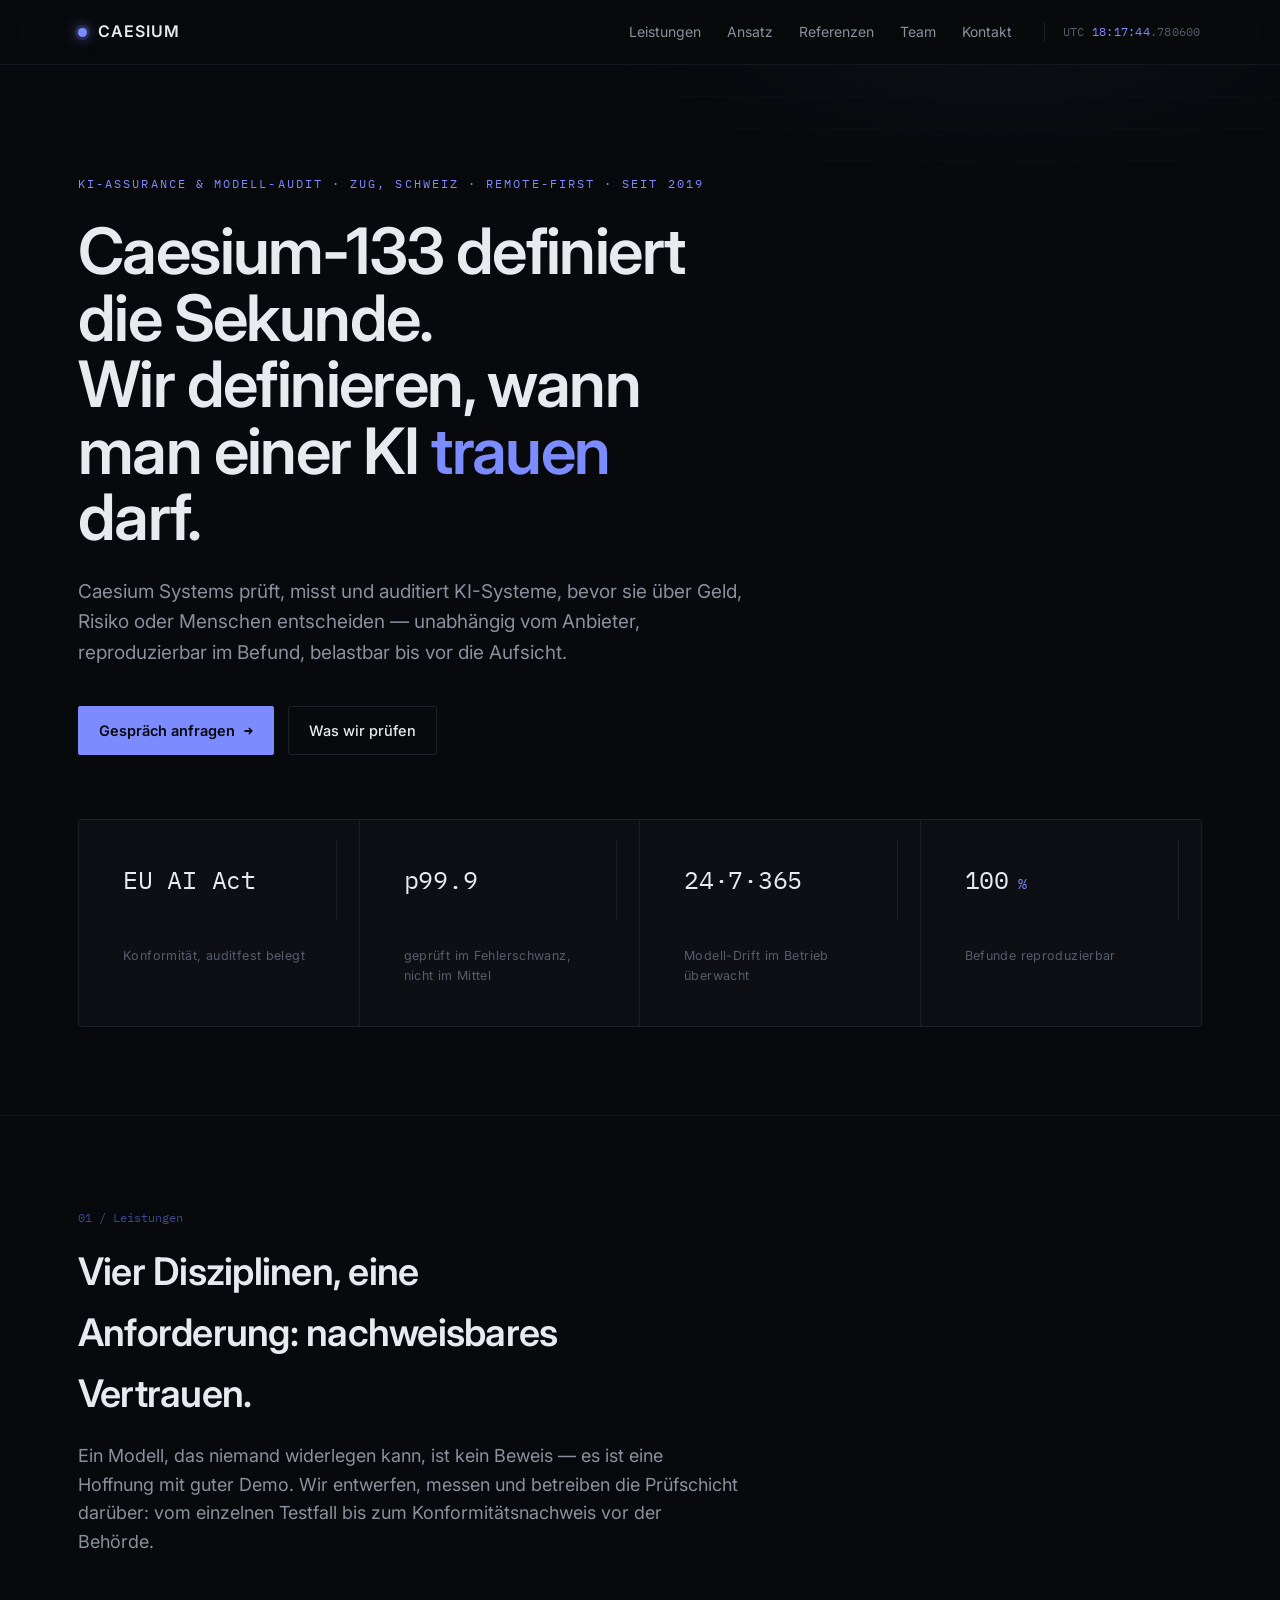
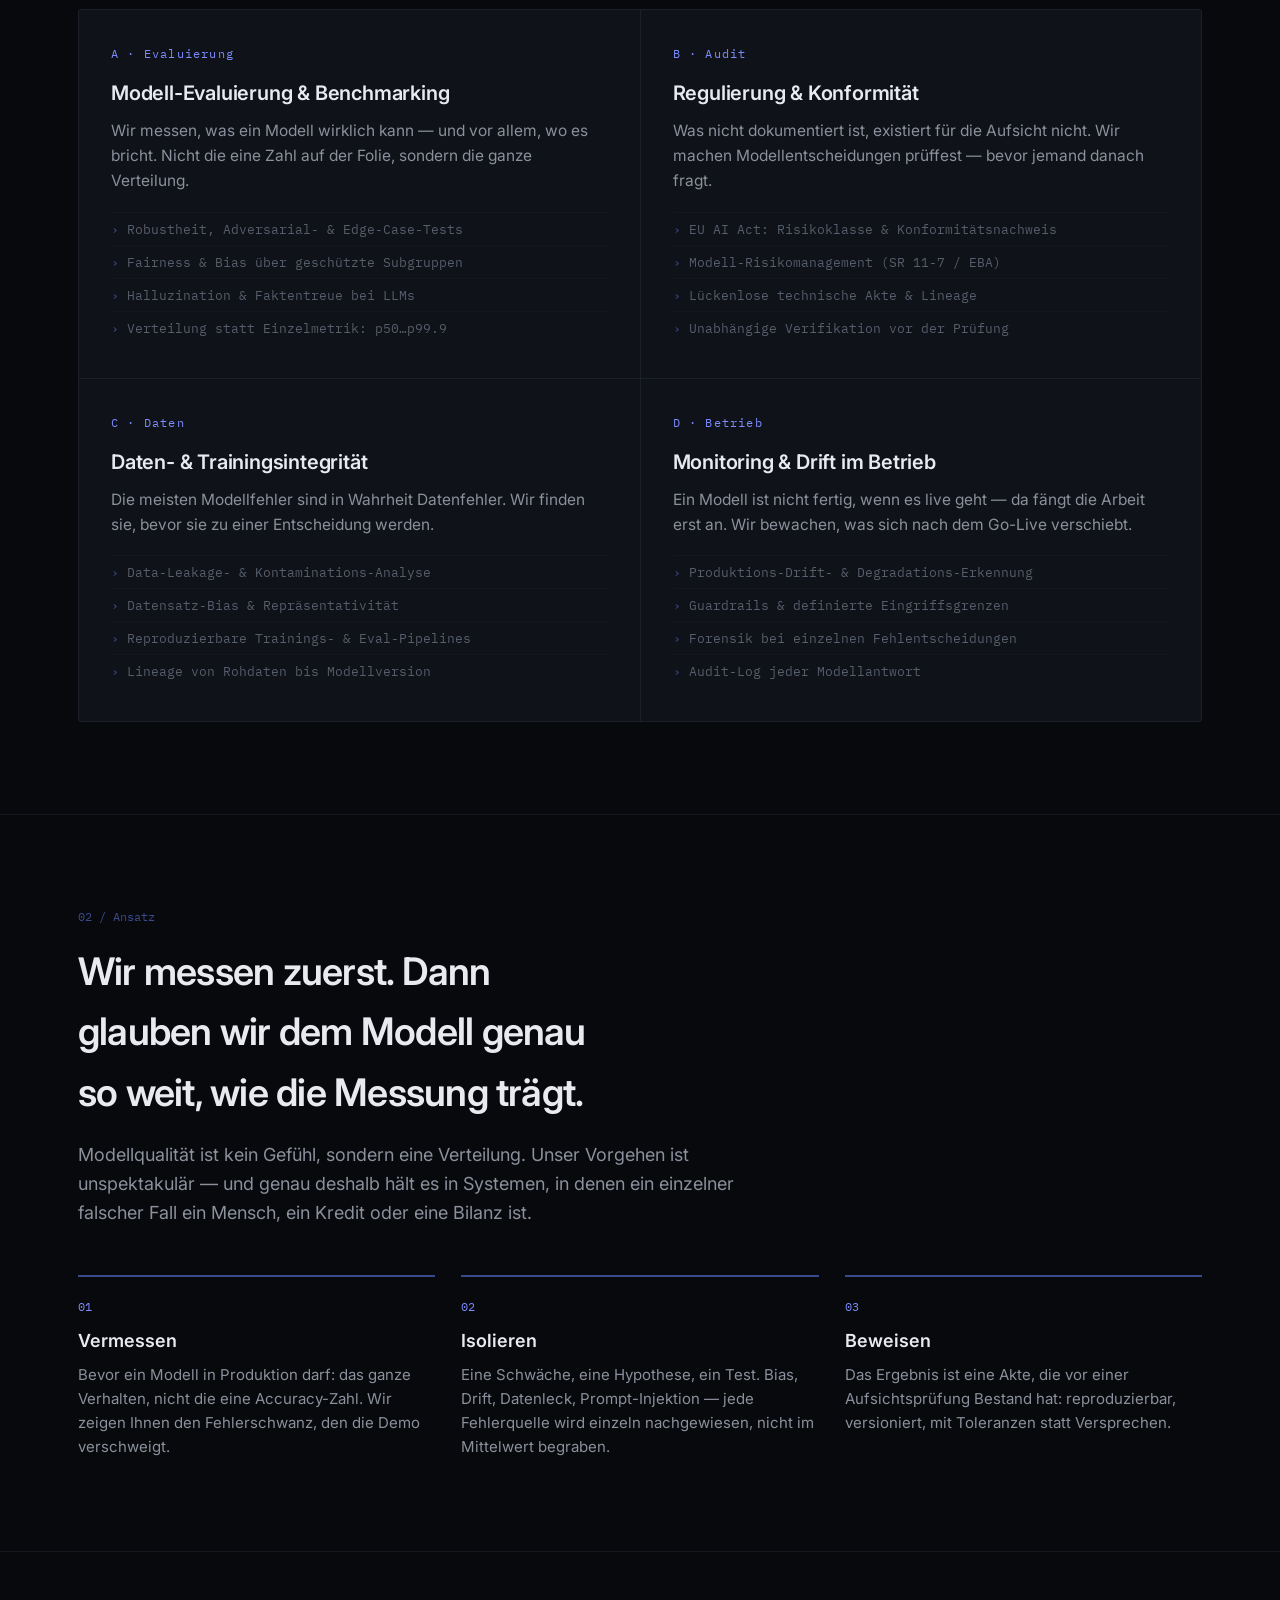
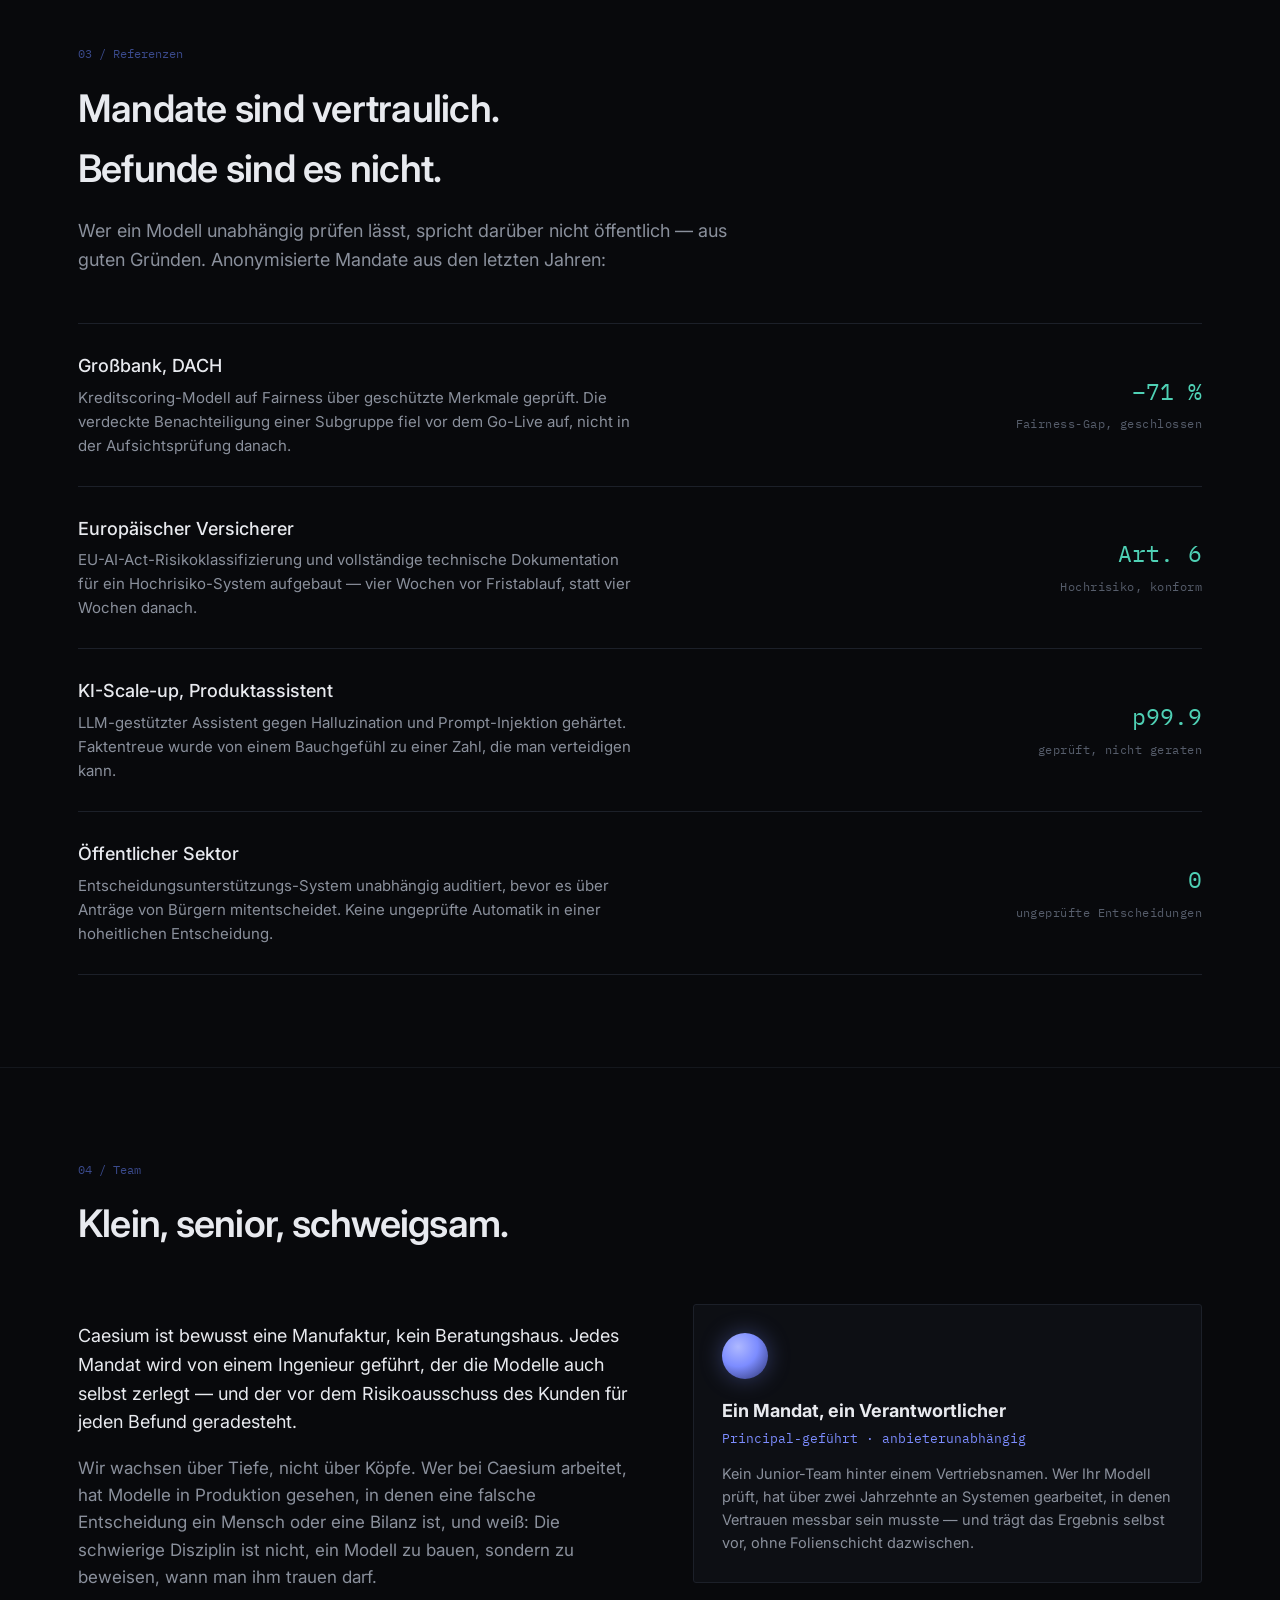
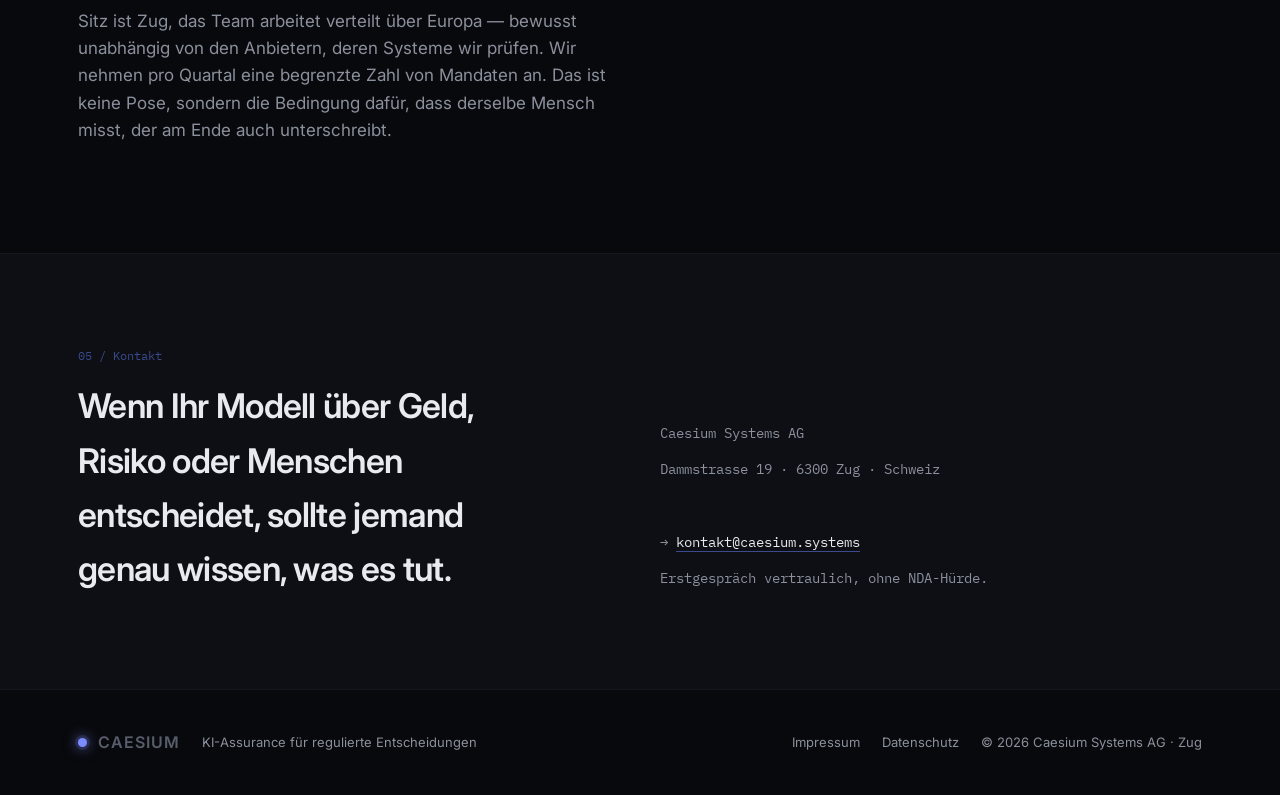
<file: index.html>
<!doctype html>
<html lang="de">
<head>
<meta charset="utf-8">
<meta name="viewport" content="width=device-width, initial-scale=1">
<title>Caesium Systems — KI-Assurance: Modelle prüfen, auditieren, nachweisen</title>
<meta name="description" content="Caesium Systems prüft, misst und auditiert KI-Systeme, bevor sie über Geld, Risiko oder Menschen entscheiden. Unabhängige Modell-Evaluierung, EU-AI-Act-Konformität und Drift-Überwachung für regulierte Unternehmen. Sitz Zug, Schweiz.">
<meta property="og:title" content="Caesium Systems">
<meta property="og:description" content="KI-Assurance für regulierte Entscheidungen — unabhängig geprüft, reproduzierbar belegt.">
<meta property="og:type" content="website">
<link rel="preconnect" href="https://fonts.googleapis.com">
<link rel="preconnect" href="https://fonts.gstatic.com" crossorigin>
<link href="https://fonts.googleapis.com/css2?family=Inter:wght@400;500;600&family=IBM+Plex+Mono:wght@400;500&display=swap" rel="stylesheet">
<link rel="stylesheet" href="styles.css">
<link rel="icon" href="data:image/svg+xml,<svg xmlns='http://www.w3.org/2000/svg' viewBox='0 0 32 32'><circle cx='16' cy='16' r='7' fill='%237c8cff'/></svg>">
</head>
<body>

<header class="top">
  <div class="wrap">
    <a class="brand" href="#top"><span class="dot"></span><b>CAESIUM</b></a>
    <nav class="main">
      <a href="#leistungen">Leistungen</a>
      <a href="#ansatz">Ansatz</a>
      <a href="#referenzen">Referenzen</a>
      <a href="#team">Team</a>
      <a href="#kontakt">Kontakt</a>
    </nav>
    <div class="clock" id="clock">UTC <b>––:––:––</b>.000000</div>
  </div>
</header>

<a id="top"></a>
<section class="hero">
  <div class="wrap">
    <span class="tag">KI-Assurance &amp; Modell-Audit · Zug, Schweiz · remote-first · seit 2019</span>
    <h1>Caesium&#8209;133 definiert die Sekunde.<br>Wir definieren, wann man einer KI <em>trauen</em> darf.</h1>
    <p class="lede">Caesium Systems prüft, misst und auditiert KI-Systeme, bevor sie über Geld, Risiko oder Menschen entscheiden — unabhängig vom Anbieter, reproduzierbar im Befund, belastbar bis vor die Aufsicht.</p>
    <div class="cta">
      <a class="btn primary" href="#kontakt">Gespräch anfragen <span class="arr">→</span></a>
      <a class="btn" href="#leistungen">Was wir prüfen</a>
    </div>

    <div class="specstrip">
      <div><div class="v">EU&nbsp;AI&nbsp;Act</div><div class="k">Konformität, auditfest belegt</div></div>
      <div><div class="v">p99.9</div><div class="k">geprüft im Fehlerschwanz, nicht im Mittel</div></div>
      <div><div class="v">24·7·365</div><div class="k">Modell-Drift im Betrieb überwacht</div></div>
      <div><div class="v">100<small> %</small></div><div class="k">Befunde reproduzierbar</div></div>
    </div>
  </div>
</section>

<section id="leistungen">
  <div class="wrap">
    <div class="shead"><span class="no">01 / Leistungen</span></div>
    <h2>Vier Disziplinen, eine Anforderung: nachweisbares Vertrauen.</h2>
    <p class="intro">Ein Modell, das niemand widerlegen kann, ist kein Beweis — es ist eine Hoffnung mit guter Demo. Wir entwerfen, messen und betreiben die Prüfschicht darüber: vom einzelnen Testfall bis zum Konformitätsnachweis vor der Behörde.</p>

    <div class="caps">
      <article class="cap">
        <div class="ix">A · Evaluierung</div>
        <h3>Modell-Evaluierung &amp; Benchmarking</h3>
        <p>Wir messen, was ein Modell wirklich kann — und vor allem, wo es bricht. Nicht die eine Zahl auf der Folie, sondern die ganze Verteilung.</p>
        <ul>
          <li>Robustheit, Adversarial- &amp; Edge-Case-Tests</li>
          <li>Fairness &amp; Bias über geschützte Subgruppen</li>
          <li>Halluzination &amp; Faktentreue bei LLMs</li>
          <li>Verteilung statt Einzelmetrik: p50…p99.9</li>
        </ul>
      </article>
      <article class="cap">
        <div class="ix">B · Audit</div>
        <h3>Regulierung &amp; Konformität</h3>
        <p>Was nicht dokumentiert ist, existiert für die Aufsicht nicht. Wir machen Modellentscheidungen prüffest — bevor jemand danach fragt.</p>
        <ul>
          <li>EU AI Act: Risikoklasse &amp; Konformitätsnachweis</li>
          <li>Modell-Risikomanagement (SR&nbsp;11-7 / EBA)</li>
          <li>Lückenlose technische Akte &amp; Lineage</li>
          <li>Unabhängige Verifikation vor der Prüfung</li>
        </ul>
      </article>
      <article class="cap">
        <div class="ix">C · Daten</div>
        <h3>Daten- &amp; Trainingsintegrität</h3>
        <p>Die meisten Modellfehler sind in Wahrheit Datenfehler. Wir finden sie, bevor sie zu einer Entscheidung werden.</p>
        <ul>
          <li>Data-Leakage- &amp; Kontaminations-Analyse</li>
          <li>Datensatz-Bias &amp; Repräsentativität</li>
          <li>Reproduzierbare Trainings- &amp; Eval-Pipelines</li>
          <li>Lineage von Rohdaten bis Modellversion</li>
        </ul>
      </article>
      <article class="cap">
        <div class="ix">D · Betrieb</div>
        <h3>Monitoring &amp; Drift im Betrieb</h3>
        <p>Ein Modell ist nicht fertig, wenn es live geht — da fängt die Arbeit erst an. Wir bewachen, was sich nach dem Go-Live verschiebt.</p>
        <ul>
          <li>Produktions-Drift- &amp; Degradations-Erkennung</li>
          <li>Guardrails &amp; definierte Eingriffsgrenzen</li>
          <li>Forensik bei einzelnen Fehlentscheidungen</li>
          <li>Audit-Log jeder Modellantwort</li>
        </ul>
      </article>
    </div>
  </div>
</section>

<section id="ansatz">
  <div class="wrap">
    <div class="shead"><span class="no">02 / Ansatz</span></div>
    <h2>Wir messen zuerst. Dann glauben wir dem Modell genau so weit, wie die Messung trägt.</h2>
    <p class="intro">Modellqualität ist kein Gefühl, sondern eine Verteilung. Unser Vorgehen ist unspektakulär — und genau deshalb hält es in Systemen, in denen ein einzelner falscher Fall ein Mensch, ein Kredit oder eine Bilanz ist.</p>

    <div class="steps">
      <div class="step">
        <div class="n">01</div>
        <h4>Vermessen</h4>
        <p>Bevor ein Modell in Produktion darf: das ganze Verhalten, nicht die eine Accuracy-Zahl. Wir zeigen Ihnen den Fehlerschwanz, den die Demo verschweigt.</p>
      </div>
      <div class="step">
        <div class="n">02</div>
        <h4>Isolieren</h4>
        <p>Eine Schwäche, eine Hypothese, ein Test. Bias, Drift, Datenleck, Prompt-Injektion — jede Fehlerquelle wird einzeln nachgewiesen, nicht im Mittelwert begraben.</p>
      </div>
      <div class="step">
        <div class="n">03</div>
        <h4>Beweisen</h4>
        <p>Das Ergebnis ist eine Akte, die vor einer Aufsichtsprüfung Bestand hat: reproduzierbar, versioniert, mit Toleranzen statt Versprechen.</p>
      </div>
    </div>
  </div>
</section>

<section id="referenzen">
  <div class="wrap">
    <div class="shead"><span class="no">03 / Referenzen</span></div>
    <h2>Mandate sind vertraulich. Befunde sind es nicht.</h2>
    <p class="intro">Wer ein Modell unabhängig prüfen lässt, spricht darüber nicht öffentlich — aus guten Gründen. Anonymisierte Mandate aus den letzten Jahren:</p>

    <div class="refs">
      <div class="ref">
        <div>
          <div class="who">Großbank, DACH</div>
          <div class="what">Kreditscoring-Modell auf Fairness über geschützte Merkmale geprüft. Die verdeckte Benachteiligung einer Subgruppe fiel vor dem Go-Live auf, nicht in der Aufsichtsprüfung danach.</div>
        </div>
        <div class="metric"><b>−71 %</b><span>Fairness-Gap, geschlossen</span></div>
      </div>
      <div class="ref">
        <div>
          <div class="who">Europäischer Versicherer</div>
          <div class="what">EU-AI-Act-Risikoklassifizierung und vollständige technische Dokumentation für ein Hochrisiko-System aufgebaut — vier Wochen vor Fristablauf, statt vier Wochen danach.</div>
        </div>
        <div class="metric"><b>Art.&nbsp;6</b><span>Hochrisiko, konform</span></div>
      </div>
      <div class="ref">
        <div>
          <div class="who">KI-Scale-up, Produktassistent</div>
          <div class="what">LLM-gestützter Assistent gegen Halluzination und Prompt-Injektion gehärtet. Faktentreue wurde von einem Bauchgefühl zu einer Zahl, die man verteidigen kann.</div>
        </div>
        <div class="metric"><b>p99.9</b><span>geprüft, nicht geraten</span></div>
      </div>
      <div class="ref">
        <div>
          <div class="who">Öffentlicher Sektor</div>
          <div class="what">Entscheidungsunterstützungs-System unabhängig auditiert, bevor es über Anträge von Bürgern mitentscheidet. Keine ungeprüfte Automatik in einer hoheitlichen Entscheidung.</div>
        </div>
        <div class="metric"><b>0</b><span>ungeprüfte Entscheidungen</span></div>
      </div>
    </div>
  </div>
</section>

<section id="team">
  <div class="wrap">
    <div class="shead"><span class="no">04 / Team</span></div>
    <h2>Klein, senior, schweigsam.</h2>
    <div class="team">
      <div class="bio">
        <p class="lead">Caesium ist bewusst eine Manufaktur, kein Beratungshaus. Jedes Mandat wird von einem Ingenieur geführt, der die Modelle auch selbst zerlegt — und der vor dem Risikoausschuss des Kunden für jeden Befund geradesteht.</p>
        <p>Wir wachsen über Tiefe, nicht über Köpfe. Wer bei Caesium arbeitet, hat Modelle in Produktion gesehen, in denen eine falsche Entscheidung ein Mensch oder eine Bilanz ist, und weiß: Die schwierige Disziplin ist nicht, ein Modell zu bauen, sondern zu beweisen, wann man ihm trauen darf.</p>
        <p>Sitz ist Zug, das Team arbeitet verteilt über Europa — bewusst unabhängig von den Anbietern, deren Systeme wir prüfen. Wir nehmen pro Quartal eine begrenzte Zahl von Mandaten an. Das ist keine Pose, sondern die Bedingung dafür, dass derselbe Mensch misst, der am Ende auch unterschreibt.</p>
      </div>
      <div class="person">
        <div class="mark"></div>
        <h4>Ein Mandat, ein Verantwortlicher</h4>
        <div class="role">Principal-geführt · anbieterunabhängig</div>
        <p>Kein Junior-Team hinter einem Vertriebsnamen. Wer Ihr Modell prüft, hat über zwei Jahrzehnte an Systemen gearbeitet, in denen Vertrauen messbar sein musste — und trägt das Ergebnis selbst vor, ohne Folienschicht dazwischen.</p>
      </div>
    </div>
  </div>
</section>

<section id="kontakt">
  <div class="wrap">
    <div class="shead"><span class="no">05 / Kontakt</span></div>
    <div class="contact">
      <div class="big">Wenn Ihr Modell über Geld, Risiko oder Menschen entscheidet, sollte jemand genau wissen, was es tut.</div>
      <div class="lines">
        <div>Caesium Systems AG</div>
        <div>Dammstrasse 19 · 6300 Zug · Schweiz</div>
        <div>&nbsp;</div>
        <div>→ <a href="mailto:kontakt@caesium.systems">kontakt@caesium.systems</a></div>
        <div class="muted">Erstgespräch vertraulich, ohne NDA-Hürde.</div>
      </div>
    </div>
  </div>
</section>

<footer class="foot">
  <div class="wrap">
    <span class="brand"><span class="dot"></span><b>CAESIUM</b></span>
    <span class="muted">KI-Assurance für regulierte Entscheidungen</span>
    <span class="sp"></span>
    <a href="impressum.html">Impressum</a>
    <a href="datenschutz.html">Datenschutz</a>
    <span class="muted">© 2026 Caesium Systems AG · Zug</span>
  </div>
</footer>

<script>
  // Live high-precision UTC clock — signals the always-on, measured posture.
  const el = document.querySelector('#clock');
  function tick(){
    const d = new Date();
    const p = (n,l=2)=>String(n).padStart(l,'0');
    const us = p(d.getMilliseconds(),3) + p(Math.floor(performance.now()*1000)%1000,3);
    el.innerHTML = 'UTC <b>'+p(d.getUTCHours())+':'+p(d.getUTCMinutes())+':'+p(d.getUTCSeconds())+'</b>.'+us;
    requestAnimationFrame(tick);
  }
  tick();
</script>

</body>
</html>
</file>
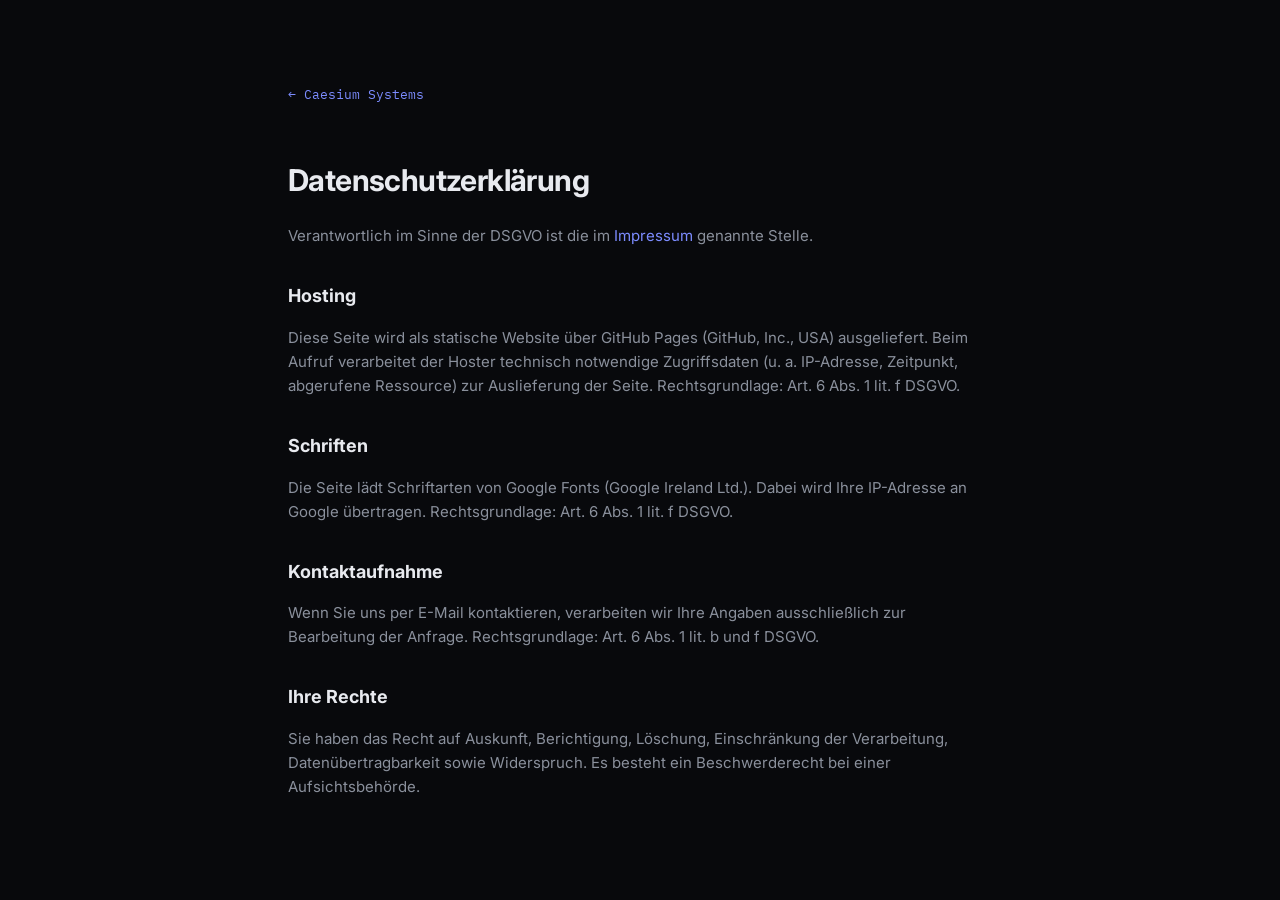
<file: datenschutz.html>
<!doctype html>
<html lang="de">
<head>
<meta charset="utf-8">
<meta name="viewport" content="width=device-width, initial-scale=1">
<title>Datenschutz — Caesium Systems</title>
<meta name="robots" content="noindex">
<link rel="preconnect" href="https://fonts.googleapis.com">
<link rel="preconnect" href="https://fonts.gstatic.com" crossorigin>
<link href="https://fonts.googleapis.com/css2?family=Inter:wght@400;500;600&family=IBM+Plex+Mono:wght@400;500&display=swap" rel="stylesheet">
<link rel="stylesheet" href="styles.css">
</head>
<body>
<div class="legal">
  <a class="back" href="index.html">← Caesium Systems</a>
  <h1>Datenschutzerklärung</h1>

  <p>Verantwortlich im Sinne der DSGVO ist die im <a href="impressum.html">Impressum</a> genannte Stelle.</p>

  <h2>Hosting</h2>
  <p>Diese Seite wird als statische Website über GitHub Pages (GitHub, Inc., USA) ausgeliefert. Beim Aufruf verarbeitet der Hoster technisch notwendige Zugriffsdaten (u. a. IP-Adresse, Zeitpunkt, abgerufene Ressource) zur Auslieferung der Seite. Rechtsgrundlage: Art. 6 Abs. 1 lit. f DSGVO.</p>

  <h2>Schriften</h2>
  <p>Die Seite lädt Schriftarten von Google Fonts (Google Ireland Ltd.). Dabei wird Ihre IP-Adresse an Google übertragen. Rechtsgrundlage: Art. 6 Abs. 1 lit. f DSGVO.</p>

  <h2>Kontaktaufnahme</h2>
  <p>Wenn Sie uns per E-Mail kontaktieren, verarbeiten wir Ihre Angaben ausschließlich zur Bearbeitung der Anfrage. Rechtsgrundlage: Art. 6 Abs. 1 lit. b und f DSGVO.</p>

  <h2>Ihre Rechte</h2>
  <p>Sie haben das Recht auf Auskunft, Berichtigung, Löschung, Einschränkung der Verarbeitung, Datenübertragbarkeit sowie Widerspruch. Es besteht ein Beschwerderecht bei einer Aufsichtsbehörde.</p>
</div>
</body>
</html>
</file>
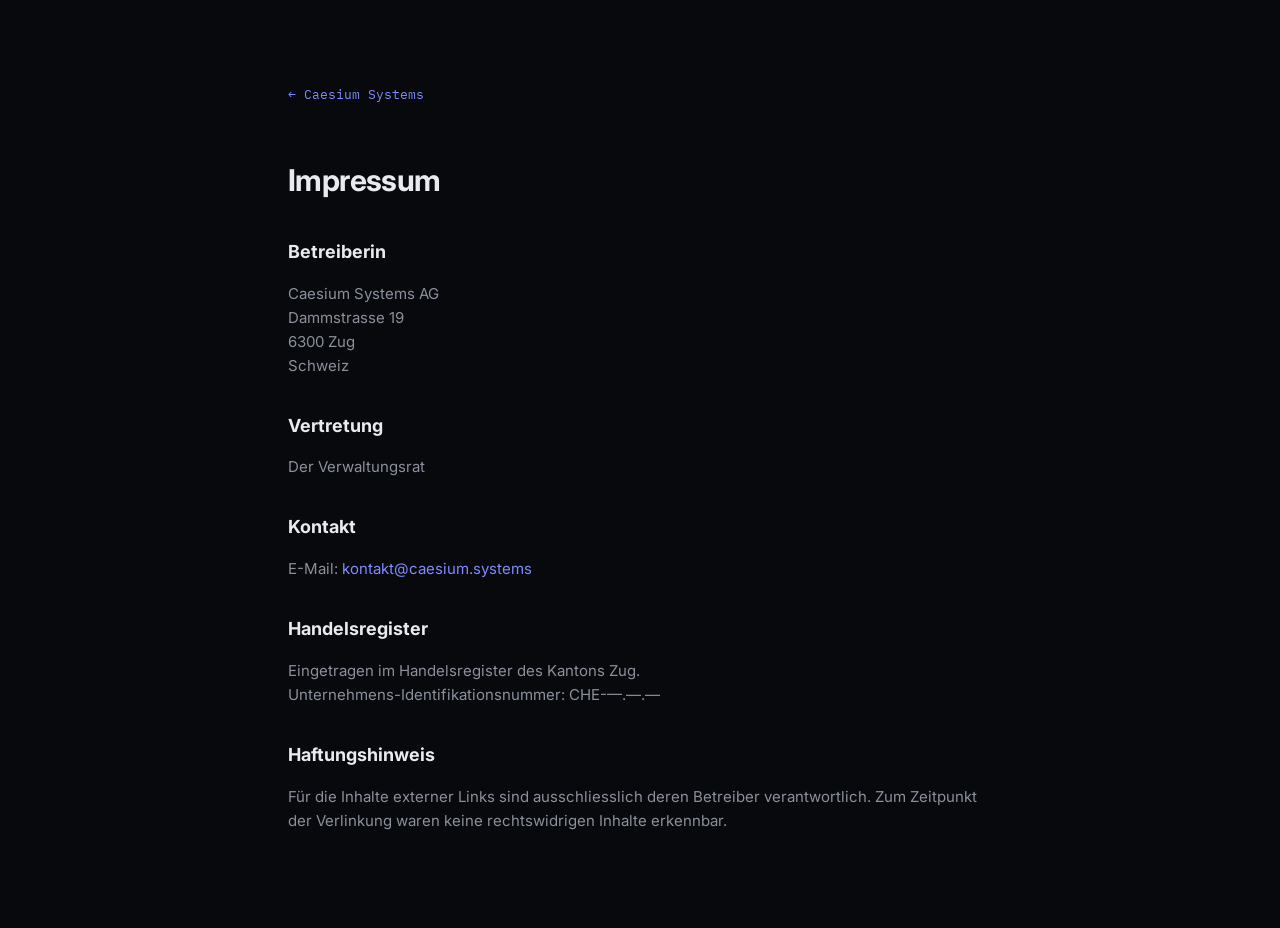
<file: impressum.html>
<!doctype html>
<html lang="de">
<head>
<meta charset="utf-8">
<meta name="viewport" content="width=device-width, initial-scale=1">
<title>Impressum — Caesium Systems</title>
<meta name="robots" content="noindex">
<link rel="preconnect" href="https://fonts.googleapis.com">
<link rel="preconnect" href="https://fonts.gstatic.com" crossorigin>
<link href="https://fonts.googleapis.com/css2?family=Inter:wght@400;500;600&family=IBM+Plex+Mono:wght@400;500&display=swap" rel="stylesheet">
<link rel="stylesheet" href="styles.css">
</head>
<body>
<div class="legal">
  <a class="back" href="index.html">← Caesium Systems</a>
  <h1>Impressum</h1>

  <h2>Betreiberin</h2>
  <p>
    Caesium Systems AG<br>
    Dammstrasse 19<br>
    6300 Zug<br>
    Schweiz
  </p>

  <h2>Vertretung</h2>
  <p>Der Verwaltungsrat</p>

  <h2>Kontakt</h2>
  <p>E-Mail: <a href="mailto:kontakt@caesium.systems">kontakt@caesium.systems</a></p>

  <h2>Handelsregister</h2>
  <p>
    Eingetragen im Handelsregister des Kantons Zug.<br>
    <!-- TODO Jens: echte UID/CHE-Nummer eintragen, falls die Seite voll „echt“ wirken soll -->
    Unternehmens-Identifikationsnummer: CHE-—.—.—
  </p>

  <h2>Haftungshinweis</h2>
  <p>Für die Inhalte externer Links sind ausschliesslich deren Betreiber verantwortlich. Zum Zeitpunkt der Verlinkung waren keine rechtswidrigen Inhalte erkennbar.</p>
</div>
</body>
</html>
</file>
<file: styles.css>
/* Caesium Systems — precision-engineering aesthetic
   Near-black canvas, hairline structure, one cold spectral accent (caesium blue-violet ~455nm). */

:root {
  --bg:        #08090c;
  --bg-soft:   #0d0f14;
  --panel:     #0f1218;
  --line:      #1c2029;
  --line-soft: #14171d;
  --text:      #e8eaef;
  --muted:     #8a909c;
  --faint:     #565d6b;
  --accent:    #7c8cff;   /* caesium emission, blue-violet */
  --accent-dim:#3a4a8c;
  --good:      #4fd1b5;
  --mono: "IBM Plex Mono", ui-monospace, "SF Mono", Menlo, monospace;
  --sans: "Inter", -apple-system, BlinkMacSystemFont, "Segoe UI", sans-serif;
  --maxw: 1180px;
}

* { box-sizing: border-box; }
html { scroll-behavior: smooth; }
body {
  margin: 0;
  background: var(--bg);
  color: var(--text);
  font-family: var(--sans);
  font-size: 17px;
  line-height: 1.6;
  -webkit-font-smoothing: antialiased;
  text-rendering: optimizeLegibility;
}
body::selection, ::selection { background: var(--accent); color: #08090c; }

a { color: inherit; text-decoration: none; }
.wrap { max-width: var(--maxw); margin: 0 auto; padding: 0 28px; }

.mono { font-family: var(--mono); }
.tag {
  font-family: var(--mono);
  font-size: 11.5px;
  letter-spacing: 0.18em;
  text-transform: uppercase;
  color: var(--accent);
}
.muted { color: var(--muted); }

/* ── Topbar ─────────────────────────────────────────── */
header.top {
  position: sticky; top: 0; z-index: 50;
  background: rgba(8,9,12,0.78);
  backdrop-filter: blur(12px);
  border-bottom: 1px solid var(--line-soft);
}
.top .wrap { display: flex; align-items: center; gap: 32px; height: 64px; }
.brand { display: flex; align-items: center; gap: 11px; font-weight: 600; letter-spacing: 0.02em; }
.brand .dot {
  width: 9px; height: 9px; border-radius: 50%;
  background: var(--accent);
  box-shadow: 0 0 0 3px rgba(124,140,255,0.16), 0 0 14px 1px rgba(124,140,255,0.7);
}
.brand b { font-weight: 600; font-size: 16px; letter-spacing: 0.06em; }
nav.main { display: flex; gap: 26px; margin-left: auto; align-items: center; }
nav.main a { font-size: 14px; color: var(--muted); transition: color .18s; }
nav.main a:hover { color: var(--text); }
.clock {
  font-family: var(--mono); font-size: 12px; color: var(--faint);
  border-left: 1px solid var(--line); padding-left: 18px; min-width: 158px;
  letter-spacing: 0.02em;
}
.clock b { color: var(--accent); font-weight: 400; }
@media (max-width: 820px){ nav.main, .clock { display:none; } }

/* ── Hero ───────────────────────────────────────────── */
.hero { position: relative; padding: 104px 0 88px; border-bottom: 1px solid var(--line-soft); overflow: hidden; }
.hero::before {
  content:""; position:absolute; inset:0;
  background:
    radial-gradient(620px 320px at 78% -8%, rgba(124,140,255,0.10), transparent 70%),
    linear-gradient(transparent 31px, var(--line-soft) 32px) 0 0 / 100% 32px;
  -webkit-mask-image: linear-gradient(#000, transparent 78%);
          mask-image: linear-gradient(#000, transparent 78%);
  opacity:.5; pointer-events:none;
}
.hero .wrap { position: relative; }
.hero h1 {
  font-size: clamp(34px, 5.4vw, 64px);
  line-height: 1.04; letter-spacing: -0.025em; font-weight: 600;
  margin: 22px 0 0; max-width: 16ch;
}
.hero h1 em { font-style: normal; color: var(--accent); }
.hero .lede { margin: 26px 0 0; max-width: 56ch; font-size: 19px; color: var(--muted); }
.hero .cta { margin-top: 38px; display: flex; gap: 14px; flex-wrap: wrap; }
.btn {
  display: inline-flex; align-items: center; gap: 9px;
  font-size: 14.5px; font-weight: 500; padding: 12px 20px;
  border: 1px solid var(--line); border-radius: 2px; color: var(--text);
  transition: border-color .18s, background .18s, color .18s;
}
.btn.primary { background: var(--accent); color: #07080b; border-color: var(--accent); font-weight: 600; }
.btn.primary:hover { background: #95a2ff; border-color: #95a2ff; }
.btn:hover { border-color: var(--accent-dim); }
.btn .arr { font-family: var(--mono); }

.specstrip {
  margin-top: 64px; display: grid; grid-template-columns: repeat(4, 1fr);
  border: 1px solid var(--line); border-radius: 3px; overflow: hidden;
  background: var(--bg-soft);
}
.specstrip div { padding: 20px 22px; border-right: 1px solid var(--line); }
.specstrip div:last-child { border-right: 0; }
.specstrip .v { font-family: var(--mono); font-size: 25px; color: var(--text); letter-spacing: -0.01em; }
.specstrip .v small { color: var(--accent); font-size: 15px; }
.specstrip .k { margin-top: 6px; font-size: 12.5px; color: var(--faint); letter-spacing: 0.03em; }
@media (max-width: 720px){ .specstrip { grid-template-columns: 1fr 1fr; } .specstrip div:nth-child(2){border-right:0;} }

/* ── Sections ───────────────────────────────────────── */
section { padding: 92px 0; border-bottom: 1px solid var(--line-soft); }
.shead { display: flex; align-items: baseline; gap: 18px; margin-bottom: 14px; }
.shead .no { font-family: var(--mono); font-size: 12px; color: var(--accent-dim); }
section h2 {
  font-size: clamp(26px, 3.2vw, 38px); font-weight: 600; letter-spacing: -0.02em;
  margin: 6px 0 0; max-width: 22ch;
}
section .intro { color: var(--muted); max-width: 60ch; margin: 18px 0 0; font-size: 18px; }

/* Capabilities */
.caps { margin-top: 52px; display: grid; grid-template-columns: repeat(2, 1fr); gap: 1px; background: var(--line); border: 1px solid var(--line); border-radius: 3px; overflow: hidden; }
.cap { background: var(--panel); padding: 34px 32px; transition: background .2s; }
.cap:hover { background: #12161d; }
.cap .ix { font-family: var(--mono); font-size: 12px; color: var(--accent); letter-spacing: 0.1em; }
.cap h3 { font-size: 20px; font-weight: 600; margin: 14px 0 10px; letter-spacing: -0.01em; }
.cap p { color: var(--muted); margin: 0; font-size: 15.5px; }
.cap ul { list-style: none; padding: 0; margin: 18px 0 0; }
.cap li { font-family: var(--mono); font-size: 12.5px; color: var(--faint); padding: 6px 0; border-top: 1px solid var(--line-soft); }
.cap li::before { content: "› "; color: var(--accent-dim); }
@media (max-width: 760px){ .caps { grid-template-columns: 1fr; } }

/* Approach */
.steps { margin-top: 48px; display: grid; grid-template-columns: repeat(3, 1fr); gap: 26px; }
.step { border-top: 2px solid var(--accent-dim); padding-top: 20px; }
.step .n { font-family: var(--mono); font-size: 12px; color: var(--accent); }
.step h4 { font-size: 18px; margin: 10px 0 8px; font-weight: 600; }
.step p { color: var(--muted); font-size: 15px; margin: 0; }
@media (max-width: 760px){ .steps { grid-template-columns: 1fr; } }

/* References */
.refs { margin-top: 48px; display: flex; flex-direction: column; }
.ref {
  display: grid; grid-template-columns: 1fr auto; gap: 24px; align-items: center;
  padding: 28px 0; border-top: 1px solid var(--line);
}
.ref:last-child { border-bottom: 1px solid var(--line); }
.ref .who { font-size: 18px; font-weight: 500; }
.ref .what { color: var(--muted); font-size: 15px; margin-top: 5px; max-width: 62ch; }
.ref .metric { font-family: var(--mono); text-align: right; white-space: nowrap; }
.ref .metric b { display:block; font-size: 23px; color: var(--good); font-weight: 400; }
.ref .metric span { font-size: 11.5px; color: var(--faint); letter-spacing: 0.04em; }
@media (max-width: 640px){ .ref { grid-template-columns: 1fr; } .ref .metric { text-align: left; } }

/* Founder / team */
.team { margin-top: 50px; display: grid; grid-template-columns: 1.1fr 1fr; gap: 56px; align-items: start; }
.team .bio p { color: var(--muted); }
.team .bio p.lead { color: var(--text); font-size: 18px; }
.person { border: 1px solid var(--line); border-radius: 3px; background: var(--bg-soft); padding: 28px; }
.person .mark { width: 46px; height: 46px; border-radius: 50%; background: radial-gradient(circle at 35% 30%, #aeb8ff, var(--accent) 45%, #2a306b); box-shadow: 0 0 22px rgba(124,140,255,0.35); }
.person h4 { margin: 18px 0 2px; font-size: 18px; }
.person .role { font-family: var(--mono); font-size: 12.5px; color: var(--accent); }
.person p { color: var(--muted); font-size: 14.5px; margin: 14px 0 0; }
@media (max-width: 760px){ .team { grid-template-columns: 1fr; gap: 32px; } }

/* Contact */
#kontakt { background: var(--bg-soft); }
.contact { display: grid; grid-template-columns: 1fr 1fr; gap: 40px; align-items: end; }
.contact .big { font-size: clamp(24px, 3vw, 34px); font-weight: 600; letter-spacing: -0.02em; max-width: 18ch; }
.contact .lines { font-family: var(--mono); font-size: 14px; color: var(--muted); }
.contact .lines a { color: var(--text); border-bottom: 1px solid var(--accent-dim); }
.contact .lines div { padding: 7px 0; }
@media (max-width: 720px){ .contact { grid-template-columns: 1fr; gap: 24px; } }

/* Footer */
footer.foot { padding: 40px 0; color: var(--faint); font-size: 13px; }
footer.foot .wrap { display: flex; gap: 22px; align-items: center; flex-wrap: wrap; }
footer.foot a { color: var(--muted); }
footer.foot a:hover { color: var(--text); }
footer.foot .sp { margin-left: auto; }

/* Legal pages */
.legal { max-width: 760px; margin: 0 auto; padding: 80px 28px; }
.legal h1 { font-size: 30px; letter-spacing: -0.02em; }
.legal h2 { font-size: 18px; margin-top: 34px; }
.legal p, .legal li { color: var(--muted); font-size: 15px; }
.legal a { color: var(--accent); }
.back { font-family: var(--mono); font-size: 13px; color: var(--muted); display:inline-block; margin-bottom: 30px; }
</file>
